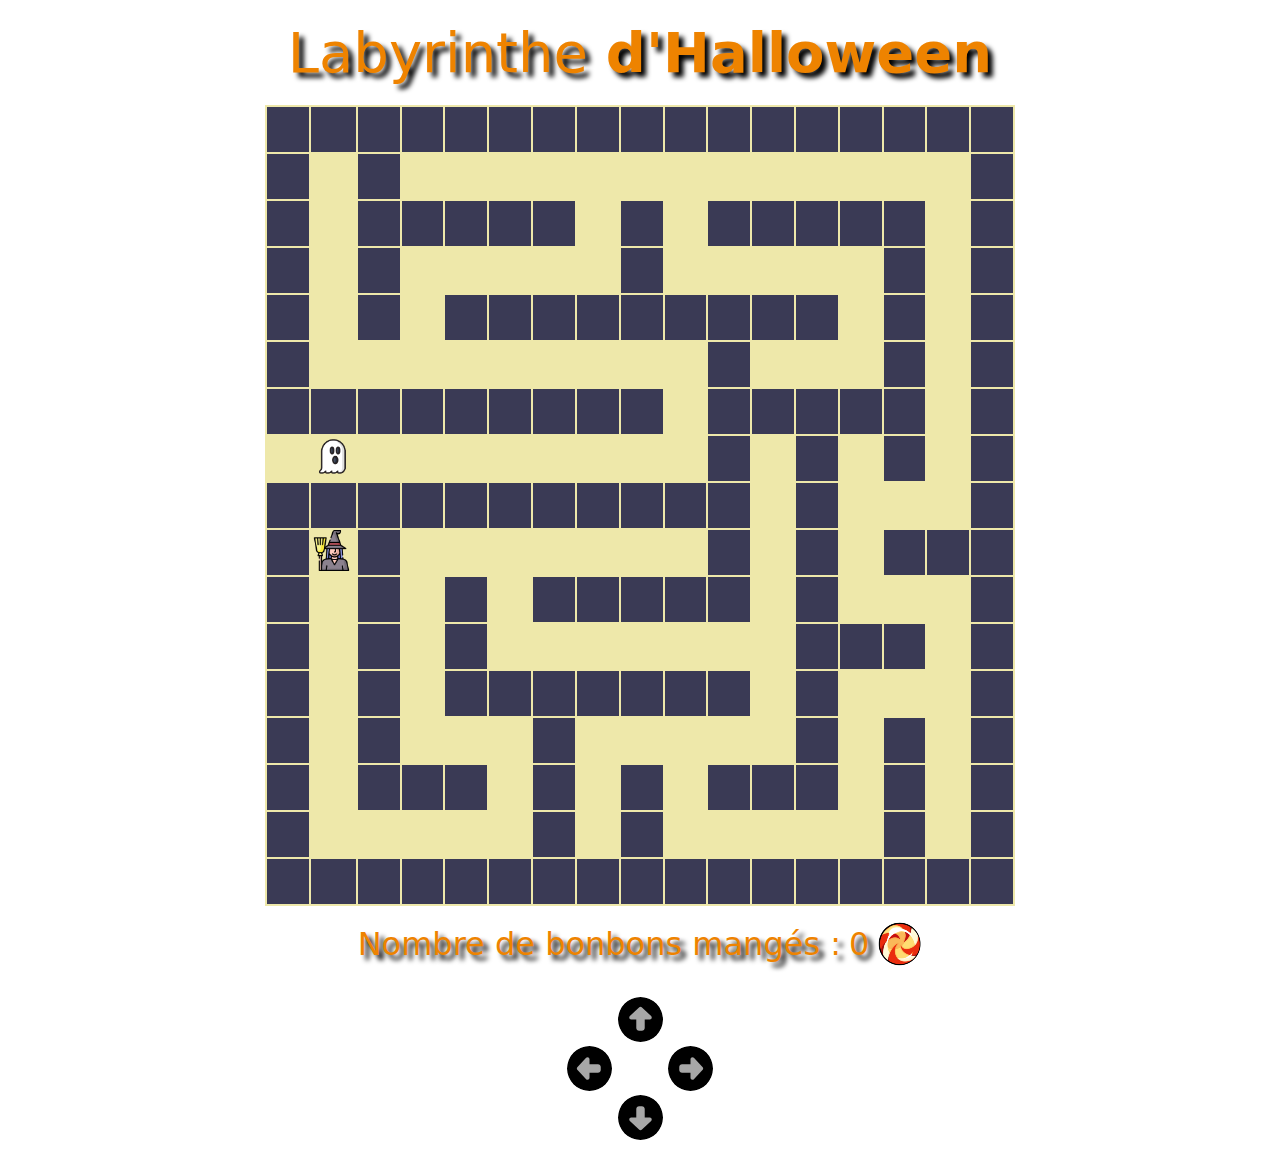
<file: index.html>
<!DOCTYPE html>
<html lang="fr">

<head>
  <meta charset="UTF-8" />
  <meta name="viewport" content="width=device-width, initial-scale=1.0" />
  <meta name="description" content="Labyrinthe" />
  <link rel="stylesheet" href="./styles/main.css" />
  <title>Labyrinthe</title>
</head>

<body>
  <header class="main-header">
    <h1 class="main-header-title">Labyrinthe <span>d'Halloween</span></h1>
  </header>
  <div class="container">
    <table></table>
    <button class="btn win">Félicitation ! <span>Niveau suivant</span></button>
    <button class="btn fail">Oh NON ! <span>Il y a encore des bonbons à récupérer !</span></button>
    <div class="dialogue">
      <p class="dialogue-pnj-name"><p class="dialogue-pnj-message"></p></p>
      <button class="dialogue-btn">Accepter</button>
    </div>
  </div>
  <p class="candy-nbr">Nombre de bonbons mangés : <span class="nbr">0</span><img class="candy-img" src="./images/candy.png" alt="image bonbon"></p>
  <div class="joystick">
    <a href="#"><img class="arrow" id="up" src="./images/circle-up-solid.svg" alt="Fleche haut" /></a>
    <div>
      <a href="#"><img class="arrow" id="left" src="./images/circle-left-solid.svg" alt="Fleche gauche" /></a>
      <a href="#"><img id="none" src="./images/circle-left-solid.svg" alt="Fleche gauche" /></a>
      <a href="#"><img class="arrow" id="right" src="./images/circle-right-solid.svg" alt="Fleche droite" /></a>
    </div>
    <a href="#"><img class="arrow" id="down" src="./images/circle-down-solid.svg" alt="Fleche bas" /></a>
  </div>
  <script src="./scripts/main.js"></script>
</body>

</html>
</file>
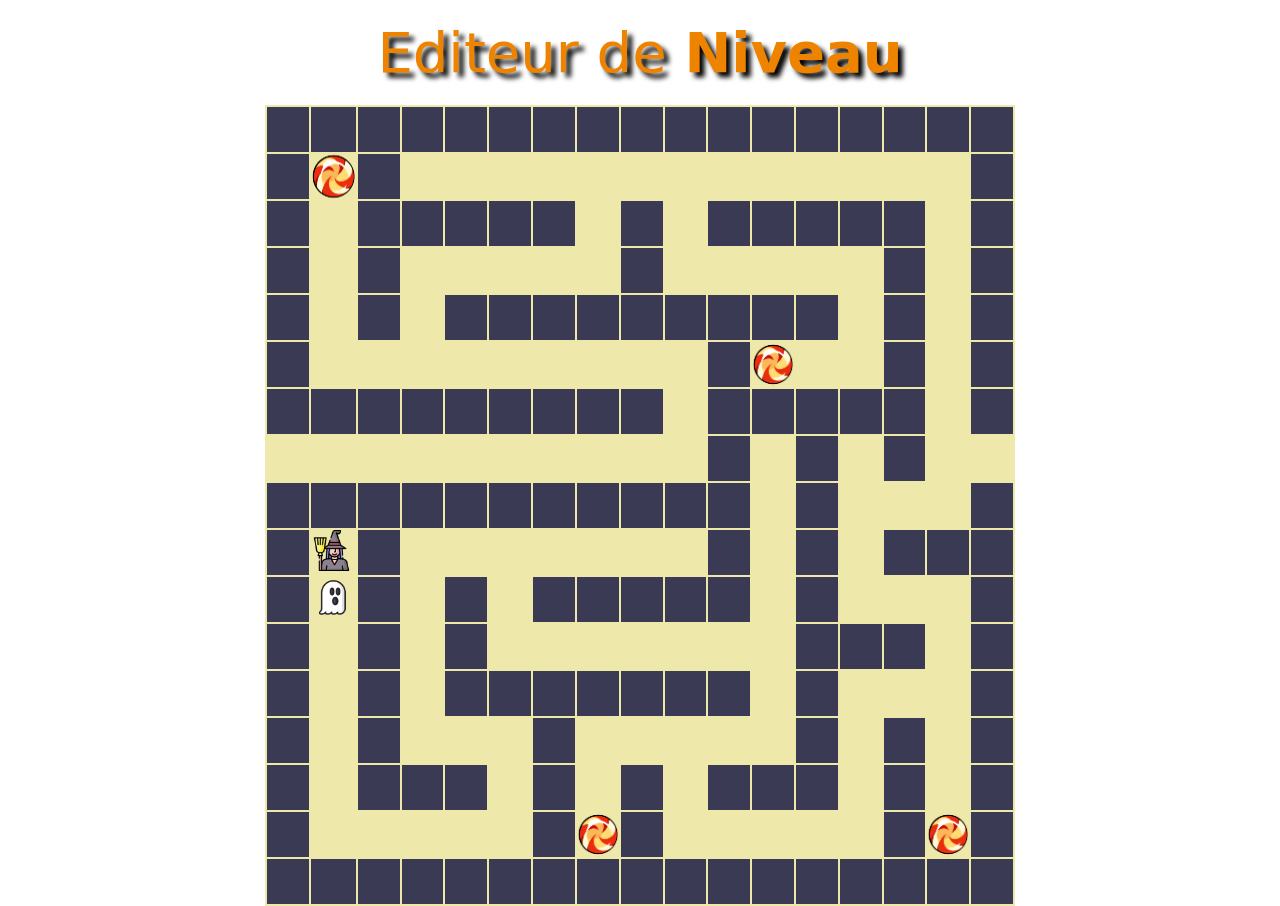
<file: map-editor.html>
<!DOCTYPE html>
<html lang="fr">

<head>
  <meta charset="UTF-8" />
  <meta name="viewport" content="width=device-width, initial-scale=1.0" />
  <meta name="description" content="Labyrinthe" />
  <link rel="stylesheet" href="./styles/main.css" />
  <title>Editeur de niveau</title>
</head>

<body>
  <header class="main-header">
    <h1 class="main-header-title">Editeur de <span>Niveau</span></h1>
  </header>
  <div class="container">
    <table></table>
  </div>
  <script src="./scripts/map-editor.js"></script>
</body>

</html>
</file>
<file: styles/main.css>
*,
::after,
::before {
  margin: 0;
  padding: 0;
  box-sizing: border-box;
}
body{
  font-family: system-ui, -apple-system, BlinkMacSystemFont, 'Segoe UI', Roboto, Oxygen, Ubuntu, Cantarell, 'Open Sans', 'Helvetica Neue', sans-serif;
  color: rgb(238, 131, 0);
  text-shadow: 5px 5px 5px black;
}
.main-header-title{
  text-align: center;
  padding: 15px;
  font-weight: 400;
  font-size: 1.5rem;
}
.main-header-title span{
  font-weight: 700;
}
img {
  width: 45px;
}
.player-img{
  width: 20px;
  height: 15px;
  object-fit: cover;
}
.way-img{
  width: 1px;
  height: 1px;
}
.witch-img{
  width: 17px;
  height: 17px;
  object-fit: cover;
}
.joystick {
  display: flex;
  flex-flow: column;
  align-items: center;
  padding: 15px;
}
.arrow{
  border-radius: 25px;
  background: rgb(167, 167, 167);
}
.arrow:hover{
  background: white;
}
#none{
  visibility: hidden;
}
.container {
  justify-content: center;
  position: relative;
  background: palegoldenrod;
  width: 360px;

  margin: 0 auto;
}
td {
  width: 20px;
  height: 20px;
}
.wall {
  background: rgb(58, 58, 85);
}
.nothing{
  background:  rgb(238, 232, 170);
}
.player{
  background:  rgb(238, 232, 170);
}
.candy-nbr{
  text-align: center;
  display: flex;
  justify-content: center;
  align-items: center;
  padding: 20px;
  gap: 0.5rem;
  font-size: 1rem;
}
.candy-img {
  width: 20px;
}
.door-img, .key-img{
  width: 20px;
  height: 20px;
  display: block;
  margin: 0 auto;
}
.btn{
  display: none;
  position: absolute;
  top: 30%;
  font-size: 1.8rem;
  font-weight: 650;
  border: none;
  border-radius: 15px;
  background: rgb(238, 131, 0);
  box-shadow: 10px 10px 10px black;
}
.btn:hover{
  cursor: pointer;
}
.btn span{
  display: block;
}
.win{
  width: 355px;
  height: 150px;
}
.fail{
  width: 355px;
  height: 150px;
}
.dialogue{
  display: none;
  flex-flow: column;
  position: absolute;
  top: 10%;
  left: 10%;
  width: 290px;
  height: 200px;
  border: 3px solid rgb(26, 26, 26);
  border-radius: 15px;
  background: linear-gradient(90deg, rgb(121, 121, 121), rgb(192, 192, 192));
}
.dialogue-pnj-name{
  color: black;
  text-shadow: 0.5px 0.5px orange;
  font-weight: 700;
  display: block;
  padding: 10px;
}
.dialogue-pnj-message{
  display: block;
  color: black;
  font-weight: 550;
  text-shadow: 0.5px 0.5px orange;
  padding: 5px;
  text-align: left;
}
.dialogue-btn{
  margin-top: 10px;
  display: block;
  align-self: center;
  font-size: 1rem;
  font-weight: 650;
  padding: 10px;
  border: none;
  border-radius: 15px;
  box-shadow: 2px 2px black;
  background: rgb(238, 131, 0);
}
@media screen and (min-width: 576px) {
  .dialogue{
    top: 25%;
    left: 15%;
    width: 360px;
    height: 180px;
  }
  .main-header-title{
    font-size: 2.5rem;
    padding: 15px;
  }
  .container {
    width: 545px;
  }
  .player-img, .way-img{
    width: 30px;
    height: 25px;
  }
  .witch-img{
    width: 26px;
    height: 26px;
  }
  td {
    width: 30px;
    height: 30px;
  }
  .candy-nbr{
    padding: 15px;
    gap: 0.5rem;
    font-size: 1.5rem;
  }
  .candy-img {
    width: 30px;
  }
  .door-img, .key-img{
    width: 30px;
    height: 30px;
  }
  .btn{
    top: 40%;
    left: 15%;
    font-size: 1.8rem;
  }
}
@media screen and (min-width: 768px) {
  .dialogue{
    top: 35%;
    left: 25%;
    width: 400px;
    height: 180px;
  }
  .main-header-title{
    font-size: 3.5rem;
    padding: 20px;
  }
  .container {
    width: 750px;
  }
  .player-img, .way-img{
    width: 45px;
    height: 40px;
  }
  .witch-img{
    width: 41px;
    height: 41px;
  }
  td {
    width: 45px;
    height: 45px;
  }
  .candy-nbr{
    padding: 15px;
    gap: 0.5rem;
    font-size: 2rem;
  }
  .candy-img {
    width: 45px;
  }
  .door-img, .key-img{
    width: 45px;
    height: 45px;
  }
  .btn{
    top: 40%;
    left: 25%;
    font-size: 1.8rem;
  }
}
@keyframes rotation {
  from {
    transform: rotateY(0deg);
  }
  to {
    transform: rotateY(359deg);
  }
}
</file>
